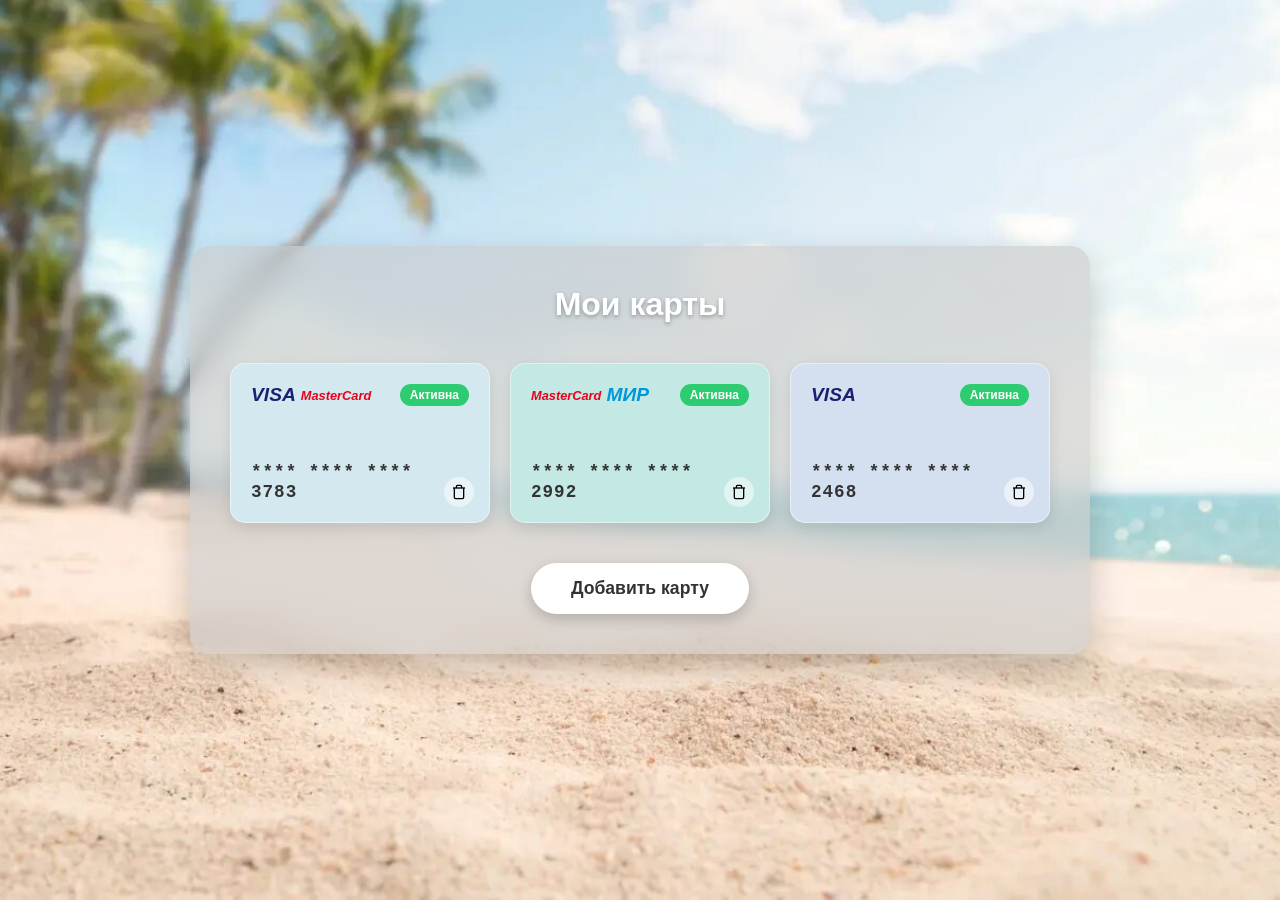
<file: bankkart.html>
<!DOCTYPE html>
<html lang="ru">
<head>
    <meta charset="UTF-8">
    <meta name="viewport" content="width=device-width, initial-scale=1.0">
    <title>Мои карты - Серф-а-ла-рус</title>
    <!-- Montserrat for main text -->
    <link rel="stylesheet" href="style-bankkart.css">
</head>
<body>

    <div class="cards-container">
        <h1 class="page-title">Мои карты</h1>

        <div class="cards-grid" id="cardsGrid">
            <!-- Card 1 -->
            <div class="bank-card type-1">
                <div class="card-top">
                    <div class="card-logos">
                        <span class="logo-visa">VISA</span>
                        <span class="logo-mc" style="font-size: 0.8rem; display:flex; align-items:center;">MasterCard</span>
                    </div>
                    <span class="status-badge">Активна</span>
                </div>
                <div class="card-number">**** **** **** 3783</div>
                <button class="delete-btn" onclick="deleteCard(this)">
                    <svg viewBox="0 0 24 24"><polyline points="3 6 5 6 21 6"></polyline><path d="M19 6v14a2 2 0 0 1-2 2H7a2 2 0 0 1-2-2V6m3 0V4a2 2 0 0 1 2-2h4a2 2 0 0 1 2 2v2"></path></svg>
                </button>
            </div>

            <!-- Card 2 -->
            <div class="bank-card type-2">
                <div class="card-top">
                    <div class="card-logos">
                        <span class="logo-mc" style="font-size: 0.8rem; display:flex; align-items:center;">MasterCard</span>
                        <span class="logo-mir">МИР</span>
                    </div>
                    <span class="status-badge">Активна</span>
                </div>
                <div class="card-number">**** **** **** 2992</div>
                <button class="delete-btn" onclick="deleteCard(this)">
                    <svg viewBox="0 0 24 24"><polyline points="3 6 5 6 21 6"></polyline><path d="M19 6v14a2 2 0 0 1-2 2H7a2 2 0 0 1-2-2V6m3 0V4a2 2 0 0 1 2-2h4a2 2 0 0 1 2 2v2"></path></svg>
                </button>
            </div>

            <!-- Card 3 -->
            <div class="bank-card type-3">
                <div class="card-top">
                    <div class="card-logos">
                        <span class="logo-visa">VISA</span>
                    </div>
                    <span class="status-badge">Активна</span>
                </div>
                <div class="card-number">**** **** **** 2468</div>
                <button class="delete-btn" onclick="deleteCard(this)">
                    <svg viewBox="0 0 24 24"><polyline points="3 6 5 6 21 6"></polyline><path d="M19 6v14a2 2 0 0 1-2 2H7a2 2 0 0 1-2-2V6m3 0V4a2 2 0 0 1 2-2h4a2 2 0 0 1 2 2v2"></path></svg>
                </button>
            </div>
        </div>

        <button class="add-card-btn" onclick="openModal()">Добавить карту</button>
    </div>

    <!-- Add Card Modal -->
    <div class="modal-overlay" id="addModal">
        <div class="add-form-container">
            <button class="close-modal" onclick="closeModal()">×</button>
            <h2 class="form-title">Добавляем новую карту</h2>
            <form id="addCardForm" onsubmit="handleAddCard(event)">
                <div class="form-group">
                    <input type="text" class="form-input" placeholder="1234 5678 9012 3456" maxlength="19" required id="cardNumberInput">
                </div>
                <div class="form-group">
                    <input type="text" class="form-input" placeholder="DARIA GAVRILOVA" required style="text-transform: uppercase;">
                </div>
                <div class="form-row">
                    <div class="form-group">
                        <input type="text" class="form-input" placeholder="MM/YY" maxlength="5" required id="expiryInput">
                    </div>
                    <div class="form-group">
                        <input type="text" class="form-input" placeholder="CVV" maxlength="3" required>
                    </div>
                </div>
                <button type="submit" class="submit-btn">Добавить</button>
            </form>
        </div>
    </div>

    <script>
        const modal = document.getElementById('addModal');
        const grid = document.getElementById('cardsGrid');
        const cardNumberInput = document.getElementById('cardNumberInput');
        const expiryInput = document.getElementById('expiryInput');

        // Modal Functions
        function openModal() {
            modal.classList.add('active');
        }

        function closeModal() {
            modal.classList.remove('active');
        }

        // Close modal when clicking outside
        modal.addEventListener('click', (e) => {
            if (e.target === modal) {
                closeModal();
            }
        });

        // Input Formatting
        cardNumberInput.addEventListener('input', function (e) {
            let value = e.target.value.replace(/\D/g, '');
            value = value.replace(/(.{4})/g, '$1 ').trim();
            e.target.value = value;
        });

        expiryInput.addEventListener('input', function(e) {
            let value = e.target.value.replace(/\D/g, '');
            if (value.length >= 2) {
                value = value.substring(0, 2) + '/' + value.substring(2, 4);
            }
            e.target.value = value;
        });

        // Add Card Logic
        function handleAddCard(e) {
            e.preventDefault();
            
            const number = cardNumberInput.value;
            const last4 = number.slice(-4);
            
            // Determine random style for new card
            const types = ['type-1', 'type-2', 'type-3'];
            const randomType = types[Math.floor(Math.random() * types.length)];
            
            // Determine Logo based on randomness for demo purposes
            let logoHtml = '<span class="logo-visa">VISA</span>';
            if (randomType === 'type-2') {
                logoHtml = '<span class="logo-mc" style="font-size: 0.8rem; display:flex; align-items:center;">MasterCard</span><span class="logo-mir">МИР</span>';
            } else if (randomType === 'type-1') {
                logoHtml = '<span class="logo-visa">VISA</span><span class="logo-mc" style="font-size: 0.8rem; display:flex; align-items:center;">MasterCard</span>';
            }

            const newCard = document.createElement('div');
            newCard.className = `bank-card ${randomType}`;
            newCard.innerHTML = `
                <div class="card-top">
                    <div class="card-logos">
                        ${logoHtml}
                    </div>
                    <span class="status-badge">Активна</span>
                </div>
                <div class="card-number">**** **** **** ${last4}</div>
                <button class="delete-btn" onclick="deleteCard(this)">
                    <svg viewBox="0 0 24 24"><polyline points="3 6 5 6 21 6"></polyline><path d="M19 6v14a2 2 0 0 1-2 2H7a2 2 0 0 1-2-2V6m3 0V4a2 2 0 0 1 2-2h4a2 2 0 0 1 2 2v2"></path></svg>
                </button>
            `;

            // Add animation
            newCard.style.opacity = '0';
            newCard.style.transform = 'translateY(20px)';
            grid.appendChild(newCard);
            
            setTimeout(() => {
                newCard.style.transition = 'all 0.5s';
                newCard.style.opacity = '1';
                newCard.style.transform = 'translateY(0)';
            }, 10);

            // Reset and close
            document.getElementById('addCardForm').reset();
            closeModal();
        }

        // Delete Card Logic
        function deleteCard(btn) {
            const card = btn.closest('.bank-card');
            card.style.transform = 'scale(0.9)';
            card.style.opacity = '0';
            setTimeout(() => {
                card.remove();
            }, 300);
        }
    </script>
</body>
</html>
</file>
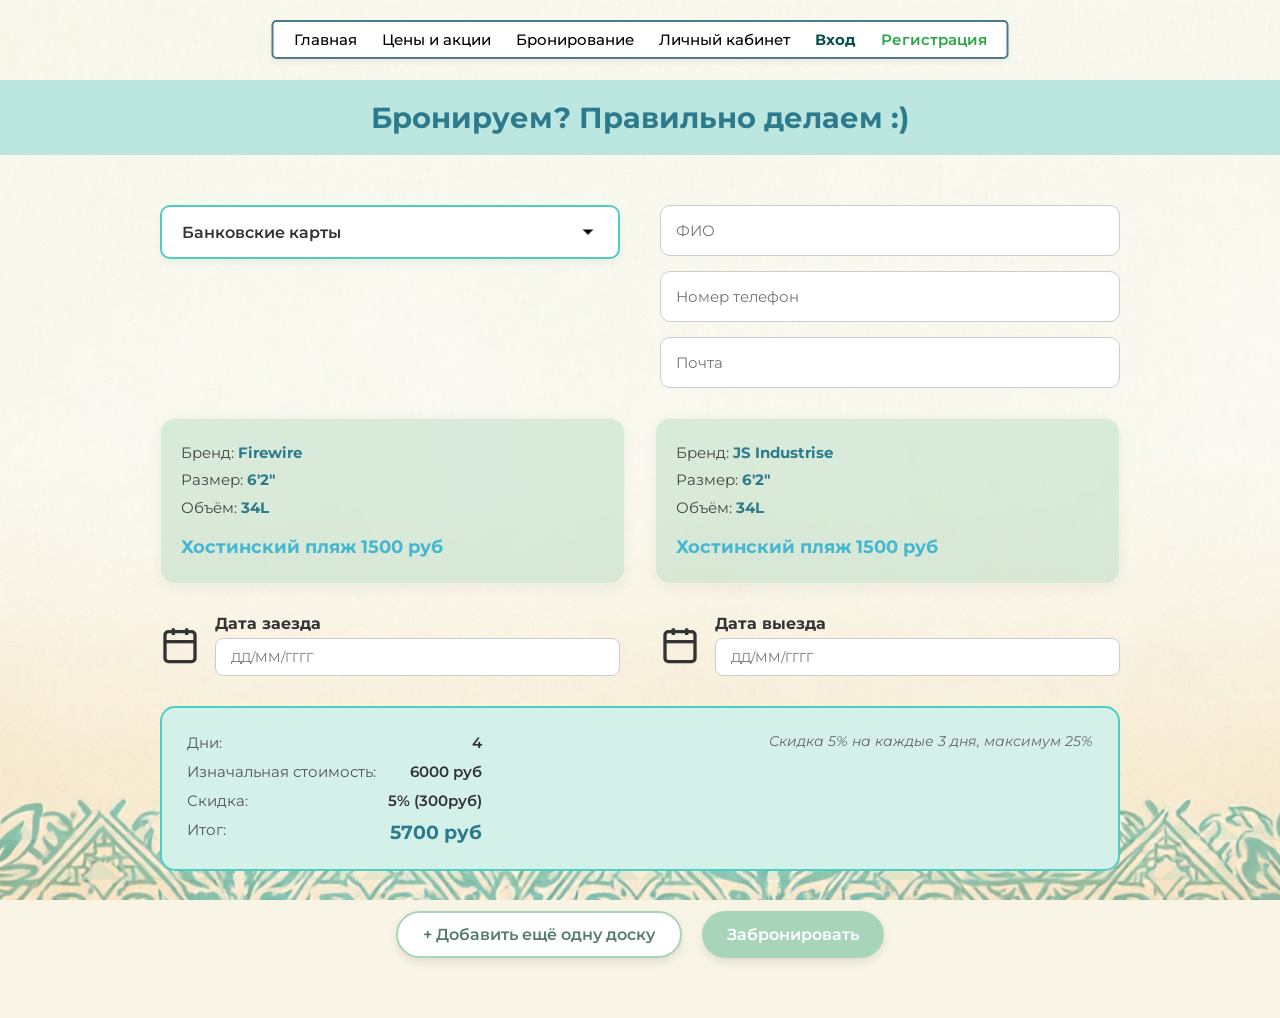
<file: bron.html>
<!DOCTYPE html>
<html lang="ru">
<head>
    <meta charset="UTF-8">
    <meta name="viewport" content="width=device-width, initial-scale=1.0">
    <title>Бронирование - Серф-а-ла-рус</title>
    <!-- Montserrat for main text -->
    <link rel="stylesheet" href="style-bron.css">
    
</head>
<body>

     <style>

        .nav-container {
            position: fixed;
            top: 20px;
            left: 50%;
            transform: translateX(-50%);
            z-index: 9999;
            
            /* ✅ Жестко заданные цвета */
            background: #ffffff;              /* Белый фон */
            border: 2px solid #4a7c8c;        /* Тёмно-бирюзовая граница (под цвет логотипа) */
            
            border-radius: 5px;
            padding: 8px 20px;
            display: flex;
            align-items: center;
            gap: 25px;
            box-shadow: 0 4px 6px rgba(0,0,0,0.05);
            
            max-width: 90%;
            width: max-content;
        }

        /* ✅ Для мобильных устройств */
        @media (max-width: 768px) {
            .nav-container {
                top: 10px;
                padding: 6px 15px;
                gap: 15px;
                flex-wrap: wrap;
                justify-content: center;
            }
            
            .nav-link {
                font-size: 0.85rem;
            }
        }

        /* ✅ Для очень маленьких экранов */
        @media (max-width: 480px) {
            .nav-container {
                top: 5px;
                padding: 5px 10px;
                gap: 10px;
            }
            
            .nav-link {
                font-size: 0.75rem;
            }
        }

        .nav-link {
            text-decoration: none;
            color: #000000;
            font-size: 0.95rem;
            font-weight: 500;
            font-family: 'Montserrat', sans-serif;
            transition: color 0.3s;
            white-space: nowrap;
        }

        .nav-link:hover {
            color: #04514F;  /* ✅ Тот же цвет что и граница */
        }

        .nav-link.login {
            font-weight: 700;
            color: #04514F;
        }

        .nav-link.register {
            color: #28a745;  /* ✅ Зелёный цвет для регистрации */
            font-weight: 600;
        }
</style>

<nav class="nav-container">
                <a href="index.html" class="nav-link">Главная</a>
                <a href="index.html#offers-section" class="nav-link">Цены и акции</a>
                <a href="bron.html" class="nav-link">Бронирование</a>
                <a href="profil.html" class="nav-link">Личный кабинет</a>
                <a href="vhod.html" class="nav-link login">Вход</a>
                <a href="registr.html" class="nav-link register">Регистрация</a>
            </nav>

    <div class="page-header">
        <h1 class="page-title">Бронируем? Правильно делаем :)</h1>
    </div>

    <div class="booking-container">
        
        <!-- Top Section: Payment & User Info -->
        <div class="top-section">
            
            <!-- Payment Dropdown -->
            <div class="payment-wrapper">
                <div class="payment-selector" id="paymentSelector">
                    <span>Банковские карты</span>
                    <svg viewBox="0 0 24 24">
                        <polyline points="6 9 12 15 18 9"></polyline>
                    </svg>
                </div>
                <div class="dropdown-menu" id="dropdownMenu">
                    <div class="dropdown-item" onclick="selectCard('Visa ****3783')">
                        <span>Visa</span>
                        <span>****3783</span>
                    </div>
                    <div class="dropdown-item" onclick="selectCard('MasterCard ****2941')">
                        <span>MasterCard</span>
                        <span>****2941</span>
                    </div>
                </div>
            </div>

            <!-- User Form -->
            <div class="user-form">
                <input type="text" class="form-input" placeholder="ФИО">
                <input type="tel" class="form-input" placeholder="Номер телефон">
                <input type="email" class="form-input" placeholder="Почта">
            </div>
        </div>

        <!-- Middle Section: Selected Boards -->
        <div class="boards-section">
            <div class="board-card">
                <div class="board-info">
                    <div>Бренд: <strong>Firewire</strong></div>
                    <div>Размер: <strong>6'2"</strong></div>
                    <div>Объём: <strong>34L</strong></div>
                    <div class="board-price">Хостинский пляж 1500 руб</div>
                </div>
            </div>

            <div class="board-card">
                <div class="board-info">
                    <div>Бренд: <strong>JS Industrise</strong></div>
                    <div>Размер: <strong>6'2"</strong></div>
                    <div>Объём: <strong>34L</strong></div>
                    <div class="board-price">Хостинский пляж 1500 руб</div>
                </div>
            </div>
        </div>

        <!-- Dates Section -->
        <div class="dates-section">
            <div class="date-group">
                <div class="date-icon">
                    <svg viewBox="0 0 24 24">
                        <rect x="3" y="4" width="18" height="18" rx="2" ry="2"></rect>
                        <line x1="16" y1="2" x2="16" y2="6"></line>
                        <line x1="8" y1="2" x2="8" y2="6"></line>
                        <line x1="3" y1="10" x2="21" y2="10"></line>
                    </svg>
                </div>
                <div class="date-input-wrapper">
                    <label class="date-label">Дата заезда</label>
                    <input type="text" class="date-input" placeholder="ДД/ММ/ГГГГ">
                </div>
            </div>

            <div class="date-group">
                <div class="date-icon">
                    <svg viewBox="0 0 24 24">
                        <rect x="3" y="4" width="18" height="18" rx="2" ry="2"></rect>
                        <line x1="16" y1="2" x2="16" y2="6"></line>
                        <line x1="8" y1="2" x2="8" y2="6"></line>
                        <line x1="3" y1="10" x2="21" y2="10"></line>
                    </svg>
                </div>
                <div class="date-input-wrapper">
                    <label class="date-label">Дата выезда</label>
                    <input type="text" class="date-input" placeholder="ДД/ММ/ГГГГ">
                </div>
            </div>
        </div>

        <!-- Summary Box -->
        <div class="summary-box">
            <div class="summary-details">
                <div class="summary-row">
                    <span class="summary-label">Дни:</span>
                    <span class="summary-value">4</span>
                </div>
                <div class="summary-row">
                    <span class="summary-label">Изначальная стоимость:</span>
                    <span class="summary-value">6000 руб</span>
                </div>
                <div class="summary-row">
                    <span class="summary-label">Скидка:</span>
                    <span class="summary-value">5% (300руб)</span>
                </div>
                <div class="summary-row summary-total">
                    <span class="summary-label">Итог:</span>
                    <span class="summary-value">5700 руб</span>
                </div>
            </div>
            <div class="summary-discount-note">
                Скидка 5% на каждые 3 дня, максимум 25%
            </div>
        </div>

        <!-- Action Buttons -->
        <div class="action-buttons">
            <button class="btn btn-add">+ Добавить ещё одну доску</button>
            <button class="btn btn-book">Забронировать</button>
        </div>

    </div>

    <div class="bottom-pattern"></div>

    <script>
        // Dropdown Logic
        const selector = document.getElementById('paymentSelector');
        const menu = document.getElementById('dropdownMenu');
        const selectorText = selector.querySelector('span');

        selector.addEventListener('click', (e) => {
            e.stopPropagation();
            menu.classList.toggle('show');
            selector.classList.toggle('active');
        });

        function selectCard(cardName) {
            selectorText.textContent = cardName;
            menu.classList.remove('show');
            selector.classList.remove('active');
        }

        // Close dropdown when clicking outside
        document.addEventListener('click', (e) => {
            if (!selector.contains(e.target)) {
                menu.classList.remove('show');
                selector.classList.remove('active');
            }
        });
    </script>
</body>
</html>
</file>
<file: style-bankkart.css>
:root {
            --bg-overlay: rgba(200, 200, 200, 0.6); /* Glass effect */
            --card-bg-1: #d4e8f0; /* Light Blue */
            --card-bg-2: #c4e8e3; /* Light Teal */
            --card-bg-3: #d4e0f0; /* Light Indigo */
            --text-color: #333;
            --title-color: #fff;
            --btn-white: #ffffff;
            --btn-teal: #008c9e;
            --status-green: #2ecc71;
            --danger-red: #e74c3c;
        }

        * {
            box-sizing: border-box;
            margin: 0;
            padding: 0;
        }

        body {
            font-family: 'Montserrat', sans-serif;
            /* User will insert beach background here */
            background-image: url('picture/фон\ 3.jpg'); 
            background-size: cover;
            background-position: center;
            background-attachment: fixed;
            min-height: 100vh;
            display: flex;
            justify-content: center;
            align-items: center;
            padding: 20px;
            color: var(--text-color);
        }

        /* Main Container */
        .cards-container {
            background: var(--bg-overlay);
            backdrop-filter: blur(15px);
            -webkit-backdrop-filter: blur(15px);
            width: 100%;
            max-width: 900px;
            padding: 40px;
            border-radius: 20px;
            box-shadow: 0 15px 35px rgba(0,0,0,0.2);
            display: flex;
            flex-direction: column;
            align-items: center;
            position: relative;
        }

        .page-title {
            color: var(--title-color);
            font-size: 2rem;
            font-weight: 700;
            margin-bottom: 40px;
            text-shadow: 0 2px 4px rgba(0,0,0,0.3);
        }

        /* Cards Grid */
        .cards-grid {
            display: grid;
            grid-template-columns: repeat(auto-fit, minmax(250px, 1fr));
            gap: 20px;
            width: 100%;
            margin-bottom: 40px;
        }

        /* Individual Card */
        .bank-card {
            background: linear-gradient(135deg, rgba(255,255,255,0.9), rgba(255,255,255,0.7));
            border-radius: 15px;
            padding: 20px;
            position: relative;
            box-shadow: 0 5px 15px rgba(0,0,0,0.1);
            display: flex;
            flex-direction: column;
            justify-content: space-between;
            height: 160px;
            transition: transform 0.3s;
            border: 1px solid rgba(255,255,255,0.5);
        }

        .bank-card:hover {
            transform: translateY(-5px);
        }

        .bank-card.type-1 { background: var(--card-bg-1); }
        .bank-card.type-2 { background: var(--card-bg-2); }
        .bank-card.type-3 { background: var(--card-bg-3); }

        .card-top {
            display: flex;
            justify-content: space-between;
            align-items: flex-start;
        }

        .card-logos {
            display: flex;
            gap: 5px;
            font-weight: 800;
            font-style: italic;
            font-size: 1.2rem;
        }
        
        .logo-visa { color: #1a1f71; }
        .logo-mc { color: #eb001b; }
        .logo-mir { color: #0098db; }

        .status-badge {
            background: var(--status-green);
            color: white;
            padding: 4px 10px;
            border-radius: 20px;
            font-size: 0.75rem;
            font-weight: 600;
        }

        .card-number {
            font-family: 'Courier New', monospace;
            font-size: 1.1rem;
            font-weight: 600;
            color: #333;
            letter-spacing: 1px;
        }

        .delete-btn {
            position: absolute;
            bottom: 15px;
            right: 15px;
            background: rgba(255,255,255,0.5);
            border: none;
            border-radius: 50%;
            width: 30px;
            height: 30px;
            display: flex;
            align-items: center;
            justify-content: center;
            cursor: pointer;
            transition: all 0.2s;
        }

        .delete-btn:hover {
            background: var(--danger-red);
            color: white;
        }

        .delete-btn svg {
            width: 16px;
            height: 16px;
            stroke: currentColor;
            stroke-width: 2;
            fill: none;
        }

        /* Add Button */
        .add-card-btn {
            background: var(--btn-white);
            color: #333;
            border: none;
            padding: 15px 40px;
            border-radius: 50px;
            font-size: 1.1rem;
            font-weight: 600;
            cursor: pointer;
            box-shadow: 0 5px 15px rgba(0,0,0,0.2);
            transition: all 0.3s;
            font-family: 'Montserrat', sans-serif;
        }

        .add-card-btn:hover {
            transform: scale(1.05);
            box-shadow: 0 8px 20px rgba(0,0,0,0.3);
        }

        /* Modal / Form Overlay */
        .modal-overlay {
            position: fixed;
            top: 0;
            left: 0;
            width: 100%;
            height: 100%;
            background: rgba(0,0,0,0.5);
            display: flex;
            justify-content: center;
            align-items: center;
            z-index: 1000;
            opacity: 0;
            pointer-events: none;
            transition: opacity 0.3s;
        }

        .modal-overlay.active {
            opacity: 1;
            pointer-events: all;
        }

        .add-form-container {
            background: #fdfcf5; /* Beige from mockup */
            width: 100%;
            max-width: 400px;
            padding: 30px;
            border-radius: 20px;
            position: relative;
            transform: translateY(20px);
            transition: transform 0.3s;
            /* User can insert wave background here */
            background-image: url('picture/bank.png'); 
            background-size: contain;
            background-position: bottom right;
            background-repeat: no-repeat;
        }

        .modal-overlay.active .add-form-container {
            transform: translateY(0);
        }

        .form-title {
            text-align: center;
            font-size: 1.5rem;
            font-weight: 700;
            color: #333;
            margin-bottom: 25px;
        }

        .form-group {
            margin-bottom: 15px;
        }

        .form-input {
            width: 100%;
            padding: 12px 15px;
            border: 2px solid #4ecdc4;
            border-radius: 10px;
            font-family: 'Montserrat', sans-serif;
            font-size: 1rem;
            outline: none;
            background: rgba(255,255,255,0.9);
        }

        .form-input::placeholder {
            color: #aaa;
        }

        .form-row {
            display: grid;
            grid-template-columns: 1fr 1fr;
            gap: 15px;
        }

        .submit-btn {
            width: 100%;
            padding: 15px;
            background: var(--btn-teal);
            color: white;
            border: none;
            border-radius: 10px;
            font-size: 1.1rem;
            font-weight: 700;
            cursor: pointer;
            margin-top: 10px;
            transition: background 0.3s;
        }

        .submit-btn:hover {
            background: #007585;
        }

        .close-modal {
            position: absolute;
            top: 10px;
            right: 15px;
            font-size: 1.5rem;
            cursor: pointer;
            color: #999;
            background: none;
            border: none;
        }

        @media (max-width: 600px) {
            .cards-container {
                padding: 20px;
            }
            .cards-grid {
                grid-template-columns: 1fr;
            }
        }
</file>
<file: style-bron.css>
@import url('https://fonts.googleapis.com/css2?family=Montserrat:ital,wght@0,100..900;1,100..900&display=swap');


        :root {
            --bg-color: #f9f5e6; /* Light beige base */
            --header-bg: #bce6e0; /* Light teal header strip */
            --text-color: #333;
            --accent-teal: #4ecdc4;
            --accent-blue: #45b7d1;
            --input-border: #ccc;
            --card-bg: rgba(255, 255, 255, 0.6);
            --summary-bg: #d4f1e9;
            --btn-blue: #a8d5ba;
            --btn-text: #557c70;
        }

        * {
            box-sizing: border-box;
            margin: 0;
            padding: 0;
        }

        body {
            font-family: 'Montserrat', sans-serif;
            background-color: var(--bg-color);
            /* User will insert background image here */
            background-image: url('picture/back.png'); 
            background-size: cover;
            background-position: center;
            background-attachment: fixed;
            color: var(--text-color);
            min-height: 100vh;
            display: flex;
            flex-direction: column;
            align-items: center;
        }
        
        /* Header Strip */
        .page-header {
            width: 100%;
            background-color: var(--header-bg);
            padding: 20px;
            text-align: center;
            margin-bottom: 30px;
            margin-top: 80px;
        }

        .page-title {
            font-size: 1.8rem;
            font-weight: 700;
            color: #2c7a8c;
        }

        /* Main Container */
        .booking-container {
            width: 100%;
            max-width: 1000px;
            padding: 20px;
            display: flex;
            flex-direction: column;
            gap: 30px;
            position: relative;
            z-index: 2;
        }

        /* Top Section: Payment & User Info */
        .top-section {
            display: grid;
            grid-template-columns: 1fr 1fr;
            gap: 40px;
        }

        /* Payment Dropdown */
        .payment-wrapper {
            position: relative;
            width: 100%;
        }

        .payment-selector {
            background: white;
            border: 2px solid var(--accent-teal);
            border-radius: 10px;
            padding: 15px 20px;
            display: flex;
            justify-content: space-between;
            align-items: center;
            cursor: pointer;
            font-weight: 600;
            font-size: 1rem;
            box-shadow: 0 4px 10px rgba(0,0,0,0.05);
            transition: all 0.3s;
        }

        .payment-selector:hover {
            box-shadow: 0 6px 15px rgba(0,0,0,0.1);
        }

        .payment-selector svg {
            width: 20px;
            height: 20px;
            stroke: #333;
            transition: transform 0.3s;
        }

        .payment-selector.active svg {
            transform: rotate(180deg);
        }

        .dropdown-menu {
            position: absolute;
            left: 0;
            width: 100%;
            background: white;
            border: 2px solid var(--accent-teal);
            border-top: none;
            border-radius: 10px;
            overflow: hidden;
            display: none;
            z-index: 10;
            box-shadow: 0 10px 20px rgba(0,0,0,0.1);
        }

        .dropdown-menu.show {
            display: block;
        }

        .dropdown-item {
            padding: 15px 20px;
            border-bottom: 1px solid #eee;
            cursor: pointer;
            transition: background 0.2s;
            display: flex;
            justify-content: space-between;
        }

        .dropdown-item:last-child {
            border-bottom: none;
        }

        .dropdown-item:hover {
            background-color: #f0f9f8;
        }

        /* User Info Form */
        .user-form {
            display: flex;
            flex-direction: column;
            gap: 15px;
            max-width: 500px;
        }

        .form-input {
            width: 100%;
            padding: 15px;
            border: 1px solid var(--input-border);
            border-radius: 10px;
            font-family: 'Montserrat', sans-serif;
            font-size: 0.95rem;
            background: white;
            outline: none;
            transition: border-color 0.3s;
        }

        .form-input:focus {
            border-color: var(--accent-teal);
        }

        /* Middle Section: Selected Boards */
        .boards-section {
            display: grid;
            grid-template-columns: 1fr 1fr;
            gap: 30px;
        }

        .board-card {
            background: rgba(168, 213, 186, 0.4); /* Light teal transparent */
            backdrop-filter: blur(5px);
            border-radius: 15px;
            padding: 20px;
            box-shadow: 0 4px 15px rgba(0,0,0,0.05);
            border: 1px solid rgba(255,255,255,0.5);
        }

        .board-info {
            font-size: 0.95rem;
            line-height: 1.8;
            color: #444;
        }

        .board-info strong {
            color: #2c7a8c;
        }

        .board-price {
            margin-top: 10px;
            font-size: 1.1rem;
            font-weight: 700;
            color: var(--accent-blue);
        }

        /* Dates Section */
        .dates-section {
            display: grid;
            grid-template-columns: 1fr 1fr;
            gap: 40px;
            align-items: center;
        }

        .date-group {
            display: flex;
            align-items: center;
            gap: 15px;
        }

        .date-icon {
            width: 40px;
            height: 40px;
            flex-shrink: 0;
        }
        
        .date-icon svg {
            width: 100%;
            height: 100%;
            stroke: #333;
            stroke-width: 2;
            fill: none;
        }

        .date-input-wrapper {
            flex: 1;
            display: flex;
            flex-direction: column;
            gap: 5px;
        }

        .date-label {
            font-weight: 700;
            font-size: 1rem;
            color: #333;
        }

        .date-input {
            width: 100%;
            padding: 10px 15px;
            border: 1px solid var(--input-border);
            border-radius: 8px;
            font-family: 'Montserrat', sans-serif;
            background: white;
        }

        /* Summary Box */
        .summary-box {
            background: var(--summary-bg);
            border: 2px solid var(--accent-teal);
            border-radius: 15px;
            padding: 25px;
            display: grid;
            grid-template-columns: 1fr 2fr;
            gap: 20px;
            position: relative;
        }

        .summary-details {
            display: flex;
            flex-direction: column;
            gap: 10px;
            font-size: 0.95rem;
        }

        .summary-row {
            display: flex;
            justify-content: space-between;
            max-width: 300px;
        }

        .summary-label {
            color: #555;
        }

        .summary-value {
            font-weight: 600;
            color: #333;
        }

        .summary-total .summary-value {
            font-size: 1.2rem;
            color: #2c7a8c;
            font-weight: 700;
        }

        .summary-discount-note {
            font-size: 0.85rem;
            color: #666;
            text-align: right;
            margin-bottom: 10px;
            font-style: italic;
        }

        /* Bottom Buttons */
        .action-buttons {
            display: flex;
            justify-content: center;
            gap: 20px;
            margin-top: 10px;
            margin-bottom: 40px;
        }

        .btn {
            padding: 12px 25px;
            border-radius: 30px;
            font-family: 'Montserrat', sans-serif;
            font-weight: 600;
            font-size: 1rem;
            cursor: pointer;
            transition: all 0.3s;
            border: none;
            box-shadow: 0 4px 10px rgba(0,0,0,0.1);
        }

        .btn-add {
            background: white;
            color: var(--btn-text);
            border: 2px solid var(--btn-blue);
        }

        .btn-add:hover {
            background: var(--btn-blue);
            color: white;
        }

        .btn-book {
            background: var(--btn-blue);
            color: white;
        }

        .btn-book:hover {
            background: #95c4ad;
        }

        /* Bottom Pattern Placeholder */
        .bottom-pattern {
            width: 100%;
            height: 100px;
            background-image: url("data:image/svg+xml,%3Csvg width='40' height='40' viewBox='0 0 40 40' xmlns='http://www.w3.org/2000/svg'%3E%3Cpath d='M20 20.5L0 40h40L20 20.5z' fill='%23a8d5ba' fill-opacity='0.4'/%3E%3C/svg%3E");
            position: fixed;
            bottom: 0;
            left: 0;
            z-index: 1;
            opacity: 0.6;
            pointer-events: none;
        }

        /* Responsive */
        @media (max-width: 768px) {
            .top-section, .boards-section, .dates-section, .summary-box {
                grid-template-columns: 1fr;
                gap: 20px;
            }
            
            .user-form {
                margin-left: 0;
            }

            .payment-wrapper {
                max-width: 100%;
            }

            .summary-box {
                grid-template-columns: 1fr;
            }
            
            .summary-discount-note {
                text-align: left;
            }
        }
</file>
